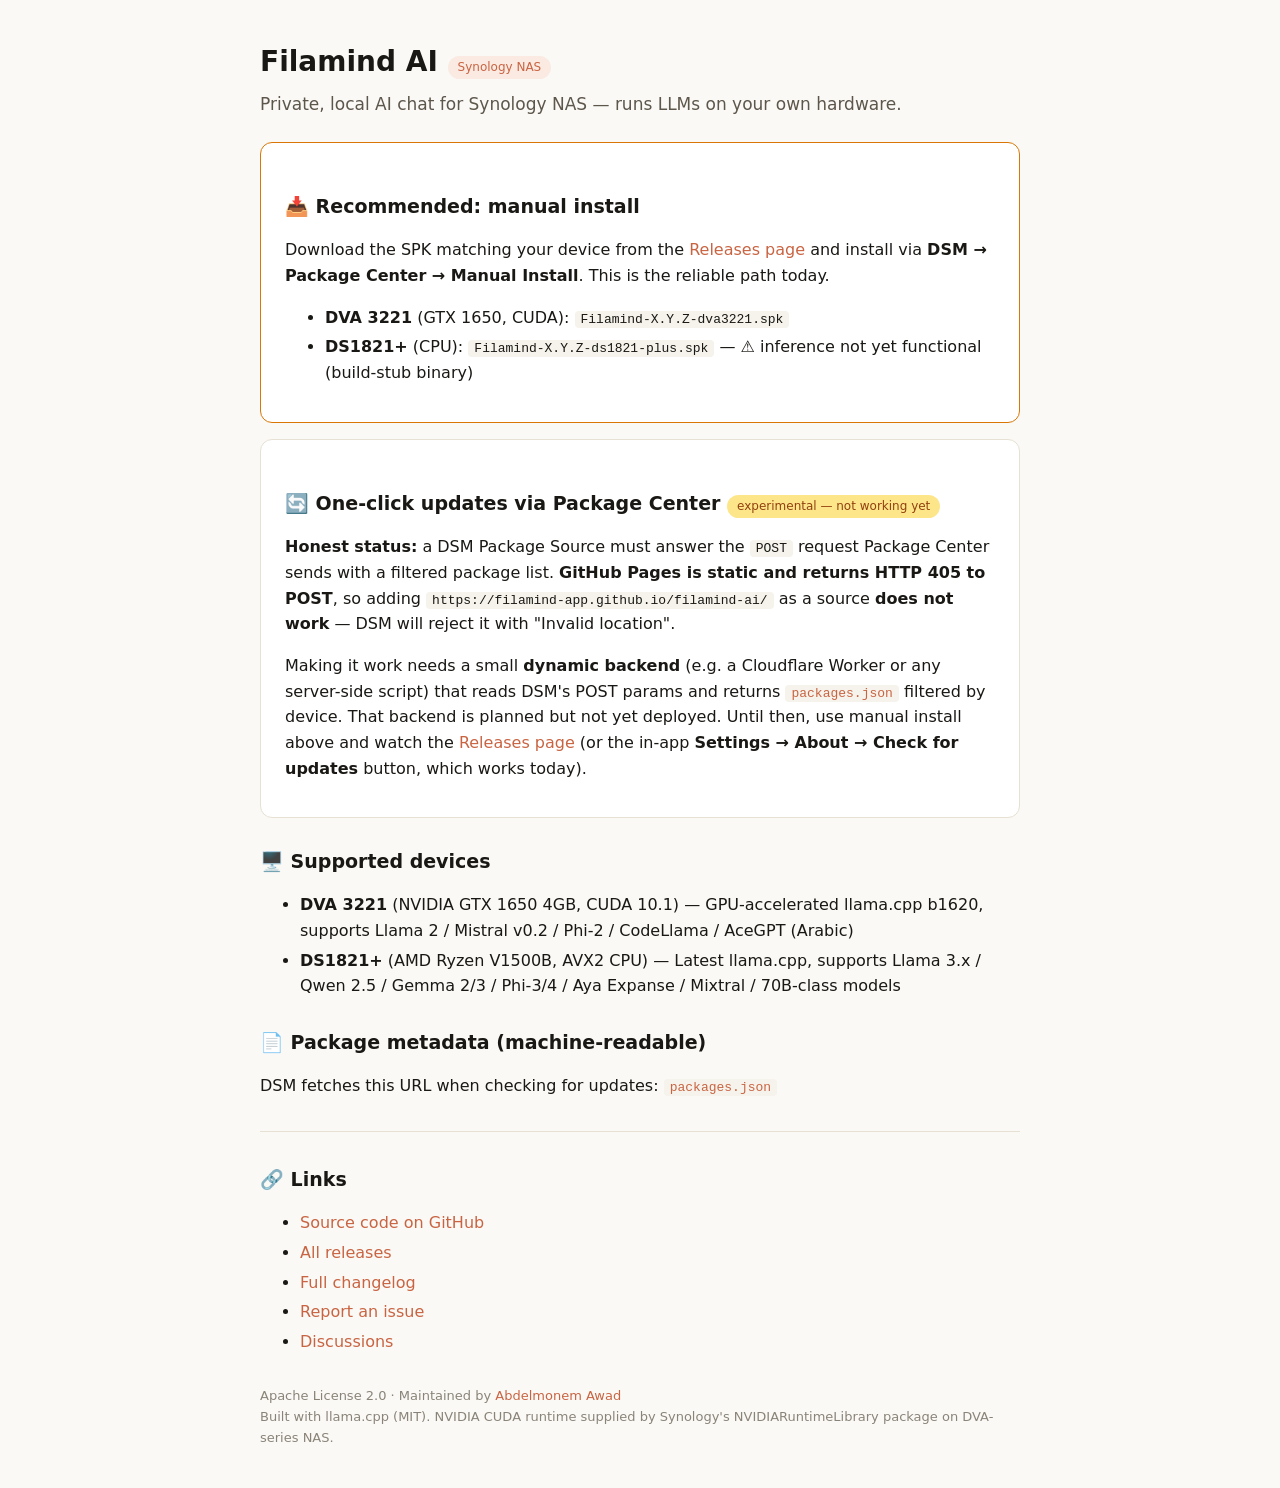
<file: docs/index.html>
<!DOCTYPE html>
<html lang="en">
<head>
<meta charset="UTF-8">
<meta name="viewport" content="width=device-width, initial-scale=1.0">
<title>Filamind AI — Package Source for Synology DSM</title>
<style>
  :root { color-scheme: light dark; }
  body {
    font-family: -apple-system, BlinkMacSystemFont, "Segoe UI", system-ui, sans-serif;
    max-width: 760px; margin: 0 auto; padding: 40px 24px;
    line-height: 1.6; color: #1a1814; background: #faf9f6;
  }
  @media (prefers-color-scheme: dark) {
    body { color: #ece9e0; background: #1f1e1c; }
    code { background: #2a2926; }
    .card { background: #28272540; border-color: #36332c; }
  }
  h1 { margin: 0 0 6px; font-size: 28px; }
  h2 { margin: 28px 0 8px; font-size: 19px; }
  .lede { color: #5d564b; margin: 0 0 24px; font-size: 17px; }
  .card {
    background: #fff; border: 1px solid #e6e1d3; border-radius: 12px;
    padding: 20px 24px; margin: 16px 0;
  }
  code, pre { font-family: "SF Mono", Menlo, monospace; font-size: 13px; }
  code { background: #f5f3ec; padding: 1px 6px; border-radius: 4px; }
  pre {
    background: #1f1e1c; color: #ece9e0; padding: 12px 14px;
    border-radius: 8px; overflow-x: auto; font-size: 12px;
  }
  a { color: #c96442; text-decoration: none; }
  a:hover { text-decoration: underline; }
  ol li, ul li { margin: 4px 0; }
  .pill {
    display: inline-block; padding: 2px 10px; border-radius: 999px;
    font-size: 12px; font-weight: 500;
    background: #faeae2; color: #c96442;
  }
  hr { border: 0; border-top: 1px solid #e6e1d3; margin: 32px 0; }
  footer { color: #8a8478; font-size: 13px; margin-top: 32px; }
</style>
</head>
<body>

<h1>Filamind AI <span class="pill">Synology NAS</span></h1>
<p class="lede">Private, local AI chat for Synology NAS — runs LLMs on your own hardware.</p>

<div class="card" style="border-color:#d97706;">
  <h2>📥 Recommended: manual install</h2>
  <p>Download the SPK matching your device from the <a href="https://github.com/filamind-app/filamind-ai/releases">Releases page</a> and install via <b>DSM → Package Center → Manual Install</b>. This is the reliable path today.</p>
  <ul>
    <li><b>DVA 3221</b> (GTX 1650, CUDA): <code>Filamind-X.Y.Z-dva3221.spk</code></li>
    <li><b>DS1821+</b> (CPU): <code>Filamind-X.Y.Z-ds1821-plus.spk</code> — ⚠️ inference not yet functional (build-stub binary)</li>
  </ul>
</div>

<div class="card">
  <h2>🔄 One-click updates via Package Center <span class="pill" style="background:#fde68a;color:#92400e;">experimental — not working yet</span></h2>
  <p><b>Honest status:</b> a DSM Package Source must answer the <code>POST</code> request Package Center sends with a filtered package list. <b>GitHub Pages is static and returns HTTP 405 to POST</b>, so adding <code>https://filamind-app.github.io/filamind-ai/</code> as a source <b>does not work</b> — DSM will reject it with "Invalid location".</p>
  <p>Making it work needs a small <b>dynamic backend</b> (e.g. a Cloudflare Worker or any server-side script) that reads DSM's POST params and returns <a href="packages.json"><code>packages.json</code></a> filtered by device. That backend is planned but not yet deployed. Until then, use manual install above and watch the <a href="https://github.com/filamind-app/filamind-ai/releases">Releases page</a> (or the in-app <b>Settings → About → Check for updates</b> button, which works today).</p>
</div>

<h2>🖥️ Supported devices</h2>
<ul>
  <li><b>DVA 3221</b> (NVIDIA GTX 1650 4GB, CUDA 10.1) — GPU-accelerated llama.cpp b1620, supports Llama 2 / Mistral v0.2 / Phi-2 / CodeLlama / AceGPT (Arabic)</li>
  <li><b>DS1821+</b> (AMD Ryzen V1500B, AVX2 CPU) — Latest llama.cpp, supports Llama 3.x / Qwen 2.5 / Gemma 2/3 / Phi-3/4 / Aya Expanse / Mixtral / 70B-class models</li>
</ul>

<h2>📄 Package metadata (machine-readable)</h2>
<p>DSM fetches this URL when checking for updates: <a href="packages.json"><code>packages.json</code></a></p>

<hr>

<h2>🔗 Links</h2>
<ul>
  <li><a href="https://github.com/filamind-app/filamind-ai">Source code on GitHub</a></li>
  <li><a href="https://github.com/filamind-app/filamind-ai/releases">All releases</a></li>
  <li><a href="https://github.com/filamind-app/filamind-ai/blob/main/CHANGELOG.md">Full changelog</a></li>
  <li><a href="https://github.com/filamind-app/filamind-ai/issues">Report an issue</a></li>
  <li><a href="https://github.com/filamind-app/filamind-ai/discussions">Discussions</a></li>
</ul>

<footer>
  Apache License 2.0 · Maintained by <a href="mailto:eg2@live.com">Abdelmonem Awad</a><br>
  Built with llama.cpp (MIT). NVIDIA CUDA runtime supplied by Synology's NVIDIARuntimeLibrary package on DVA-series NAS.
</footer>

</body>
</html>
</file>
